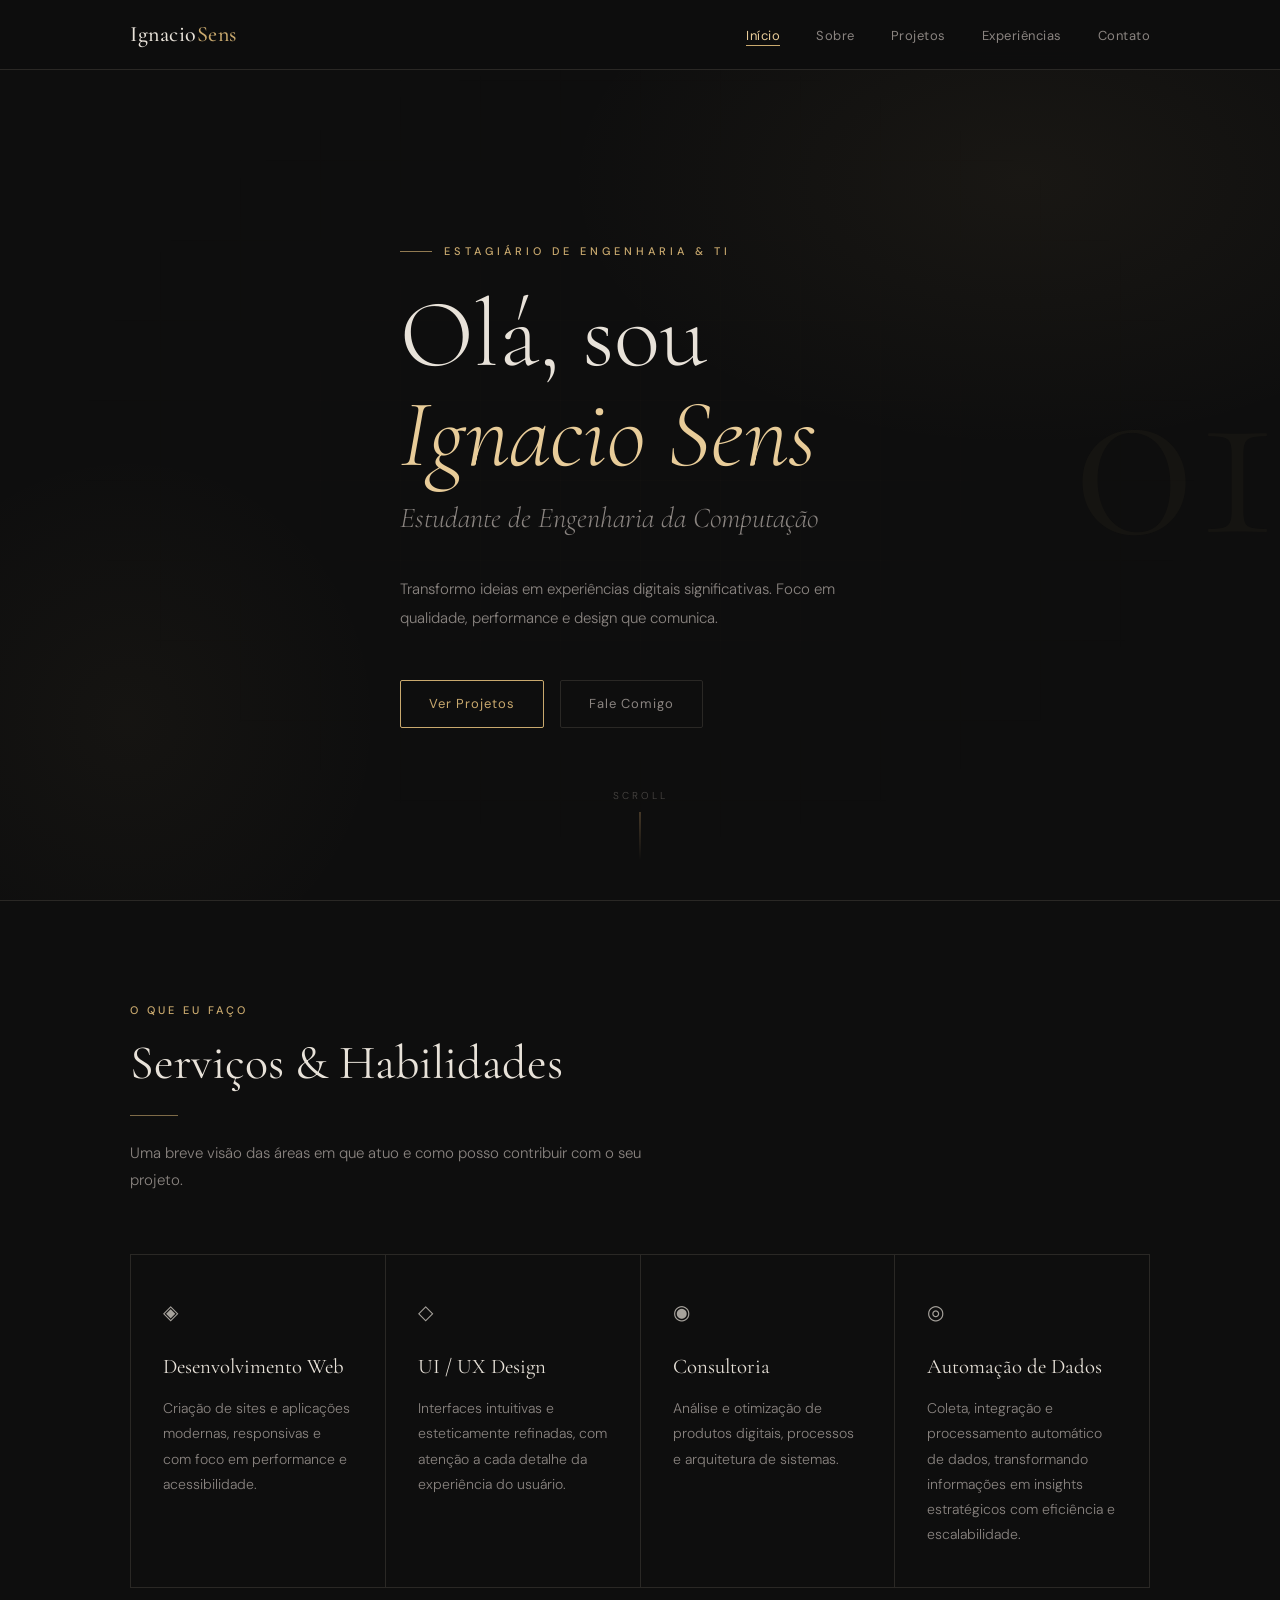
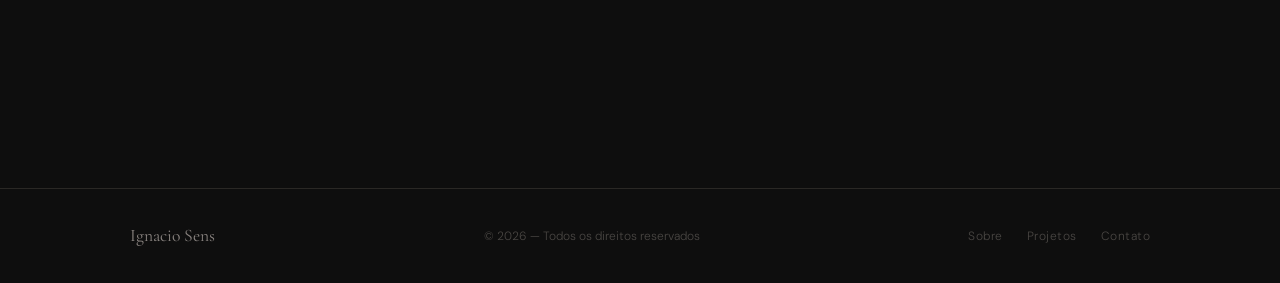
<file: portfolio/index.html>
<!DOCTYPE html>
<html lang="pt-BR">

<head>
  <meta charset="UTF-8" />
  <meta name="viewport" content="width=device-width, initial-scale=1.0" />
  <!-- ✏️ Edite o título e descrição abaixo -->
  <title>Ignacio Sens — Portfólio</title>
  <meta name="description" content="Portfólio profissional de Ignacio Sens" />

  <!-- Estilos -->
  <link rel="stylesheet" href="style.css" />
</head>

<body>

  <!-- ============ NAVBAR ============ -->
  <nav class="navbar">
    <div class="nav-inner">

      <!-- ✏️ Edite seu nome aqui -->
      <a href="index.html" class="nav-logo">Ignacio<span>Sens</span></a>

      <!-- Links de navegação -->
      <ul class="nav-links">
        <li><a href="index.html">Início</a></li>
        <li><a href="sobre.html">Sobre</a></li>
        <li><a href="projetos.html">Projetos</a></li>
        <li><a href="experiencias.html">Experiências</a></li>
        <li><a href="contato.html">Contato</a></li>
      </ul>

      <!-- Botão hambúrguer (mobile) -->
      <button class="nav-toggle" aria-label="Abrir menu">
        <span></span>
        <span></span>
        <span></span>
      </button>
    </div>
  </nav>
  <!-- ============ FIM NAVBAR ============ -->


  <!-- ============ HERO ============ -->
  <section class="hero">
    <!-- Fundo decorativo -->
    <div class="hero-bg"></div>

    <!-- Número decorativo no fundo (estético) -->
    <span class="hero-number" aria-hidden="true">01</span>

    <div class="container hero-content">

      <!-- ✏️ Edite o subtítulo/área de atuação -->
      <span class="hero-eyebrow">Estagiário de Engenharia &amp; TI</span>

      <!-- ✏️ Edite seu nome principal -->
      <h1 class="hero-name">
        Olá, sou<br>
        <em>Ignacio Sens</em>
      </h1>

      <!-- ✏️ Edite seu cargo/especialidade -->
      <p class="hero-title">Estudante de Engenharia da Computação</p>

      <!-- ✏️ Edite a descrição breve -->
      <p class="hero-description">
        Transformo ideias em experiências digitais significativas.
        Foco em qualidade, performance e design que comunica.
      </p>

      <!-- Botões de ação -->
      <div class="hero-actions">
        <a href="projetos.html" class="btn btn-gold">Ver Projetos</a>
        <a href="contato.html" class="btn btn-ghost">Fale Comigo</a>
      </div>

    </div>

    <!-- Indicador de scroll -->
    <div class="scroll-indicator" aria-hidden="true">Scroll</div>
  </section>
  <!-- ============ FIM HERO ============ -->


  <!-- ============ SEÇÃO DE SERVIÇOS / PREVIEW ============ -->
  <section class="home-preview">
    <div class="container">

      <!-- Cabeçalho da seção -->
      <span class="section-label">O que eu faço</span>
      <h2 class="section-title">Serviços &amp; Habilidades</h2>
      <div class="divider"></div>
      <p class="section-subtitle">
        Uma breve visão das áreas em que atuo e como posso contribuir com o seu projeto.
      </p>

      <!-- ✏️ Edite / adicione os cards de serviços abaixo -->
      <div class="services-grid">

        <!-- Card 1 -->
        <article class="service-card fade-in">
          <div class="service-icon">◈</div>
          <h3>Desenvolvimento Web</h3>
          <p>Criação de sites e aplicações modernas, responsivas e com foco em performance e acessibilidade.</p>
        </article>

        <!-- Card 2 -->
        <article class="service-card fade-in">
          <div class="service-icon">◇</div>
          <h3>UI / UX Design</h3>
          <p>Interfaces intuitivas e esteticamente refinadas, com atenção a cada detalhe da experiência do usuário.</p>
        </article>

        <!-- Card 3 -->
        <article class="service-card fade-in">
          <div class="service-icon">◉</div>
          <h3>Consultoria</h3>
          <p>Análise e otimização de produtos digitais, processos e arquitetura de sistemas.</p>
        </article>

        <!-- Card 4 — adicione mais se precisar -->
        <article class="service-card fade-in">
          <div class="service-icon">◎</div>
          <h3>Automação de Dados</h3>
          <p>Coleta, integração e processamento automático de dados, transformando informações em insights estratégicos com eficiência e escalabilidade.</p>
        </article>

      </div>
    </div>
  </section>
  <!-- ============ FIM SERVIÇOS ============ -->


  <!-- ============ FOOTER ============ -->
  <footer>
    <div class="footer-inner">
      <!-- ✏️ Edite seu nome -->
      <span class="footer-name">Ignacio Sens</span>
      <span class="footer-copy">© 2026 — Todos os direitos reservados</span>
      <nav class="footer-links">
        <a href="sobre.html">Sobre</a>
        <a href="projetos.html">Projetos</a>
        <a href="contato.html">Contato</a>
      </nav>
    </div>
  </footer>
  <!-- ============ FIM FOOTER ============ -->

  <!-- Script principal -->
  <script src="script.js"></script>
</body>

</html>
</file>
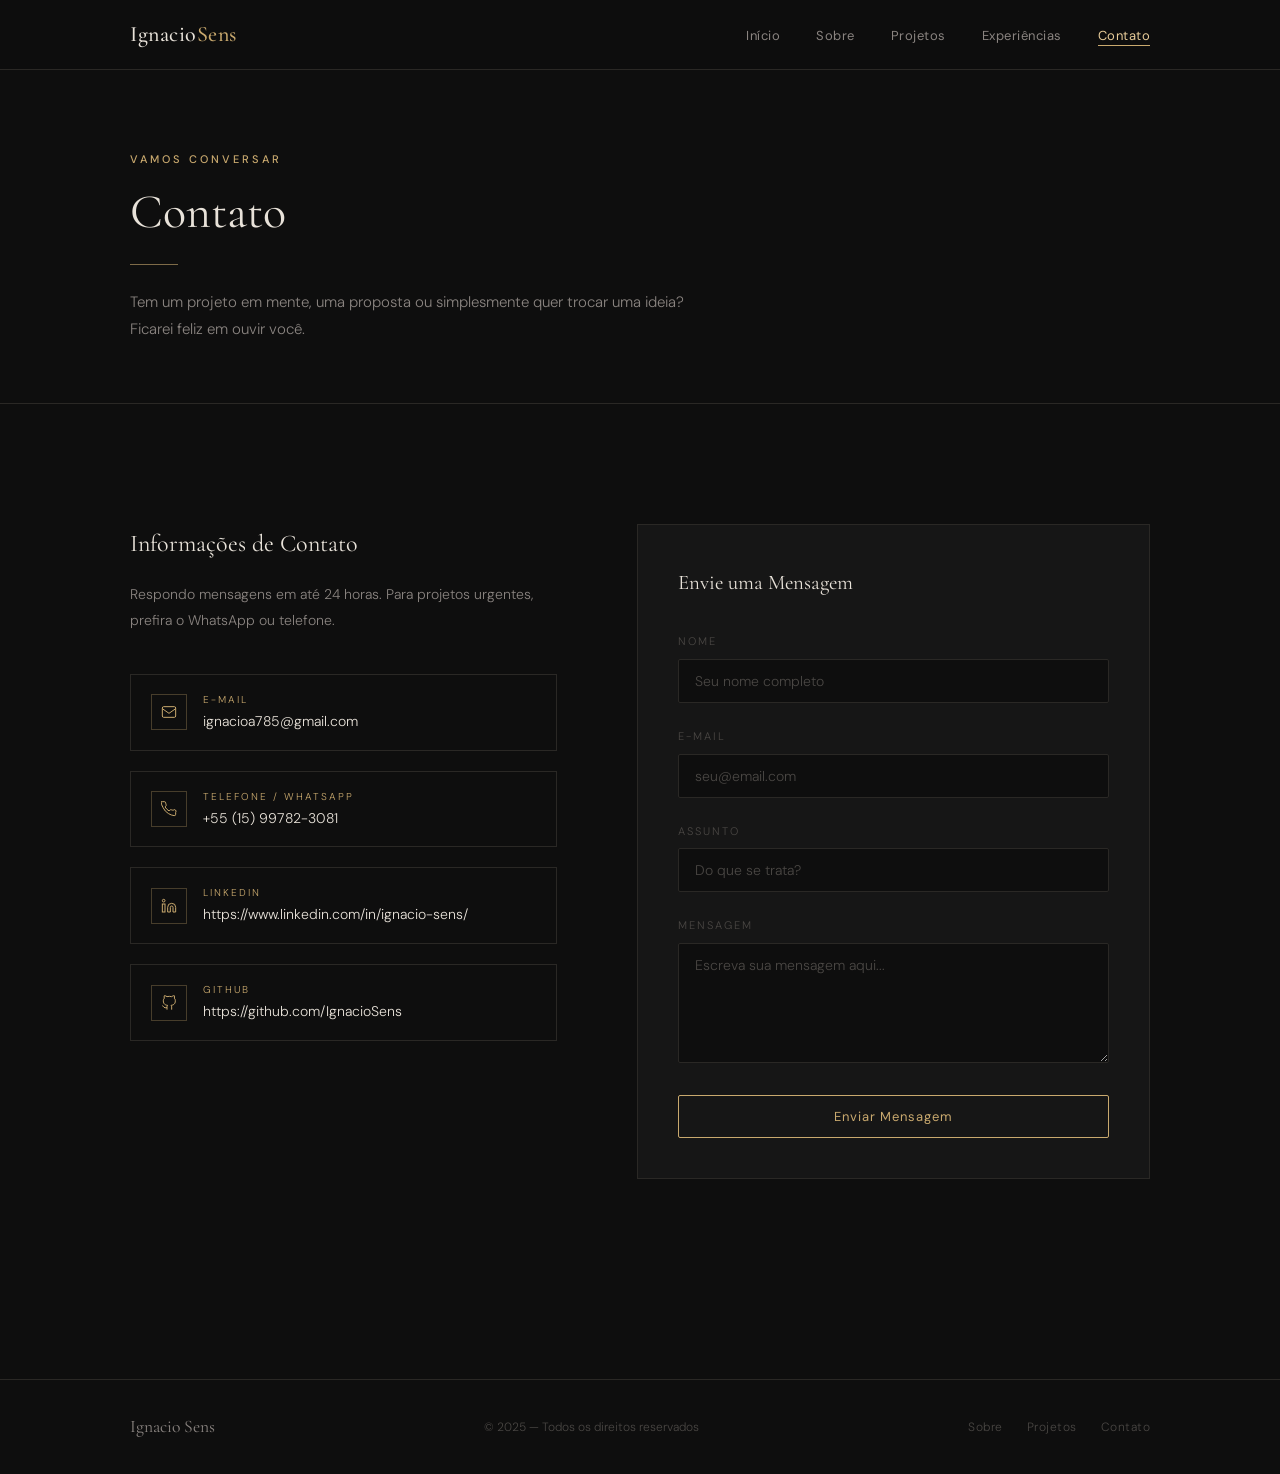
<file: portfolio/contato.html>
<!DOCTYPE html>
<html lang="pt-BR">

<head>
  <meta charset="UTF-8" />
  <meta name="viewport" content="width=device-width, initial-scale=1.0" />
  <title>Contato — Ignacio Sens</title>
  <meta name="description" content="Entre em contato com Ignacio Sens" />

  <link rel="stylesheet" href="style.css" />
</head>

<body>

  <!-- ============ NAVBAR ============ -->
  <nav class="navbar">
    <div class="nav-inner">
      <a href="index.html" class="nav-logo">Ignacio<span>Sens</span></a>
      <ul class="nav-links">
        <li><a href="index.html">Início</a></li>
        <li><a href="sobre.html">Sobre</a></li>
        <li><a href="projetos.html">Projetos</a></li>
        <li><a href="experiencias.html">Experiências</a></li>
        <li><a href="contato.html">Contato</a></li>
      </ul>
      <button class="nav-toggle" aria-label="Abrir menu">
        <span></span><span></span><span></span>
      </button>
    </div>
  </nav>
  <!-- ============ FIM NAVBAR ============ -->


  <div class="page-wrapper">

    <!-- Cabeçalho da página -->
    <header class="page-hero">
      <div class="container">
        <span class="section-label">Vamos conversar</span>
        <h1 class="section-title">Contato</h1>
        <div class="divider"></div>
        <!-- ✏️ Edite a mensagem de boas-vindas -->
        <p class="section-subtitle">
          Tem um projeto em mente, uma proposta ou simplesmente quer trocar uma ideia?
          Ficarei feliz em ouvir você.
        </p>
      </div>
    </header>


    <!-- ============ LAYOUT DE CONTATO ============ -->
    <main style="padding: 60px 0 100px;">
      <div class="container">
        <div class="contact-layout">

          <!-- COLUNA ESQUERDA: informações de contato -->
          <aside class="fade-in">
            <div class="contact-info">
              <h3>Informações de Contato</h3>
              <!-- ✏️ Edite o texto -->
              <p>
                Respondo mensagens em até 24 horas.
                Para projetos urgentes, prefira o WhatsApp ou telefone.
              </p>
            </div>

            <ul class="contact-list">

              <!-- ✏️ E-mail -->
              <li>
                <a href="mailto:seuemail@exemplo.com" class="contact-item">
                  <div class="contact-item-icon">
                    <!-- Ícone de e-mail (SVG inline) -->
                    <svg width="16" height="16" viewBox="0 0 24 24" fill="none" stroke="currentColor" stroke-width="1.5">
                      <rect x="2" y="4" width="20" height="16" rx="2"/>
                      <path d="M2 7l10 7 10-7"/>
                    </svg>
                  </div>
                  <div class="contact-item-info">
                    <p class="contact-item-label">E-mail</p>
                    <!-- ✏️ Edite seu e-mail -->
                    <p class="contact-item-value">ignacioa785@gmail.com</p>
                  </div>
                </a>
              </li>

              <!-- ✏️ Telefone / WhatsApp -->
              <li>
                <a href="tel:+5511999999999" class="contact-item">
                  <div class="contact-item-icon">
                    <svg width="16" height="16" viewBox="0 0 24 24" fill="none" stroke="currentColor" stroke-width="1.5">
                      <path d="M22 16.92v3a2 2 0 01-2.18 2 19.79 19.79 0 01-8.63-3.07A19.5 19.5 0 013.07 9.81a19.79 19.79 0 01-3.07-8.67A2 2 0 012 1h3a2 2 0 012 1.72 12.84 12.84 0 00.7 2.81 2 2 0 01-.45 2.11L6.09 8.91a16 16 0 006 6l1.27-1.27a2 2 0 012.11-.45 12.84 12.84 0 002.81.7A2 2 0 0122 16.92z"/>
                    </svg>
                  </div>
                  <div class="contact-item-info">
                    <p class="contact-item-label">Telefone / WhatsApp</p>
                    <!-- ✏️ Edite seu número -->
                    <p class="contact-item-value">+55 (15) 99782-3081</p>
                  </div>
                </a>
              </li>

              <!-- ✏️ LinkedIn -->
              <li>
                <a href="https://linkedin.com/in/seu-perfil" target="_blank" rel="noopener" class="contact-item">
                  <div class="contact-item-icon">
                    <svg width="16" height="16" viewBox="0 0 24 24" fill="none" stroke="currentColor" stroke-width="1.5">
                      <path d="M16 8a6 6 0 016 6v7h-4v-7a2 2 0 00-2-2 2 2 0 00-2 2v7h-4v-7a6 6 0 016-6z"/>
                      <rect x="2" y="9" width="4" height="12"/>
                      <circle cx="4" cy="4" r="2"/>
                    </svg>
                  </div>
                  <div class="contact-item-info">
                    <p class="contact-item-label">LinkedIn</p>
                    <!-- ✏️ Edite seu LinkedIn -->
                    <p class="contact-item-value">https://www.linkedin.com/in/ignacio-sens/</p>
                  </div>
                </a>
              </li>

              <!-- ✏️ GitHub -->
              <li>
                <a href="https://github.com/seu-usuario" target="_blank" rel="noopener" class="contact-item">
                  <div class="contact-item-icon">
                    <svg width="16" height="16" viewBox="0 0 24 24" fill="none" stroke="currentColor" stroke-width="1.5">
                      <path d="M9 19c-5 1.5-5-2.5-7-3m14 6v-3.87a3.37 3.37 0 00-.94-2.61c3.14-.35 6.44-1.54 6.44-7A5.44 5.44 0 0020 4.77 5.07 5.07 0 0019.91 1S18.73.65 16 2.48a13.38 13.38 0 00-7 0C6.27.65 5.09 1 5.09 1A5.07 5.07 0 005 4.77a5.44 5.44 0 00-1.5 3.78c0 5.42 3.3 6.61 6.44 7A3.37 3.37 0 009 18.13V22"/>
                    </svg>
                  </div>
                  <div class="contact-item-info">
                    <p class="contact-item-label">GitHub</p>
                    <!-- ✏️ Edite seu GitHub -->
                    <p class="contact-item-value">https://github.com/IgnacioSens</p>
                  </div>
                </a>
              </li>

              <!-- ✏️ Adicione mais canais de contato copiando um bloco <li> acima -->

            </ul>
          </aside>


          <!-- COLUNA DIREITA: formulário -->
          <div class="contact-form fade-in">
            <h3>Envie uma Mensagem</h3>

            <!--
              NOTA: Este formulário não tem backend.
              Para enviar e-mails de verdade, integre com:
              - Formspree (formspree.io) — gratuito, fácil
              - Netlify Forms — se hospedar no Netlify
              - EmailJS — JavaScript puro
            -->
            <form>

              <!-- Nome -->
              <div class="form-group">
                <label for="nome">Nome</label>
                <input
                  type="text"
                  id="nome"
                  name="nome"
                  placeholder="Seu nome completo"
                  required
                />
              </div>

              <!-- E-mail -->
              <div class="form-group">
                <label for="email">E-mail</label>
                <input
                  type="email"
                  id="email"
                  name="email"
                  placeholder="seu@email.com"
                  required
                />
              </div>

              <!-- Assunto -->
              <div class="form-group">
                <label for="assunto">Assunto</label>
                <input
                  type="text"
                  id="assunto"
                  name="assunto"
                  placeholder="Do que se trata?"
                />
              </div>

              <!-- Mensagem -->
              <div class="form-group">
                <label for="mensagem">Mensagem</label>
                <textarea
                  id="mensagem"
                  name="mensagem"
                  placeholder="Escreva sua mensagem aqui..."
                  rows="5"
                  required
                ></textarea>
              </div>

              <button type="submit" class="btn btn-gold" style="width: 100%; justify-content: center;">
                Enviar Mensagem
              </button>

            </form>

            <!-- Mensagem de sucesso (exibida pelo JS após o envio) -->
            <div class="form-success">
              <p style="font-family: var(--font-display); font-size: 1.3rem; margin-bottom: 8px;">
                Mensagem enviada!
              </p>
              <p style="font-size: 13px; color: var(--text-secondary);">
                Obrigado pelo contato. Responderei em breve.
              </p>
            </div>

          </div>

        </div>
      </div>
    </main>
    <!-- ============ FIM CONTATO ============ -->


    <!-- ============ FOOTER ============ -->
    <footer>
      <div class="footer-inner">
        <span class="footer-name">Ignacio Sens</span>
        <span class="footer-copy">© 2025 — Todos os direitos reservados</span>
        <nav class="footer-links">
          <a href="sobre.html">Sobre</a>
          <a href="projetos.html">Projetos</a>
          <a href="contato.html">Contato</a>
        </nav>
      </div>
    </footer>

  </div>

  <script src="script.js"></script>
</body>
</html>
</file>
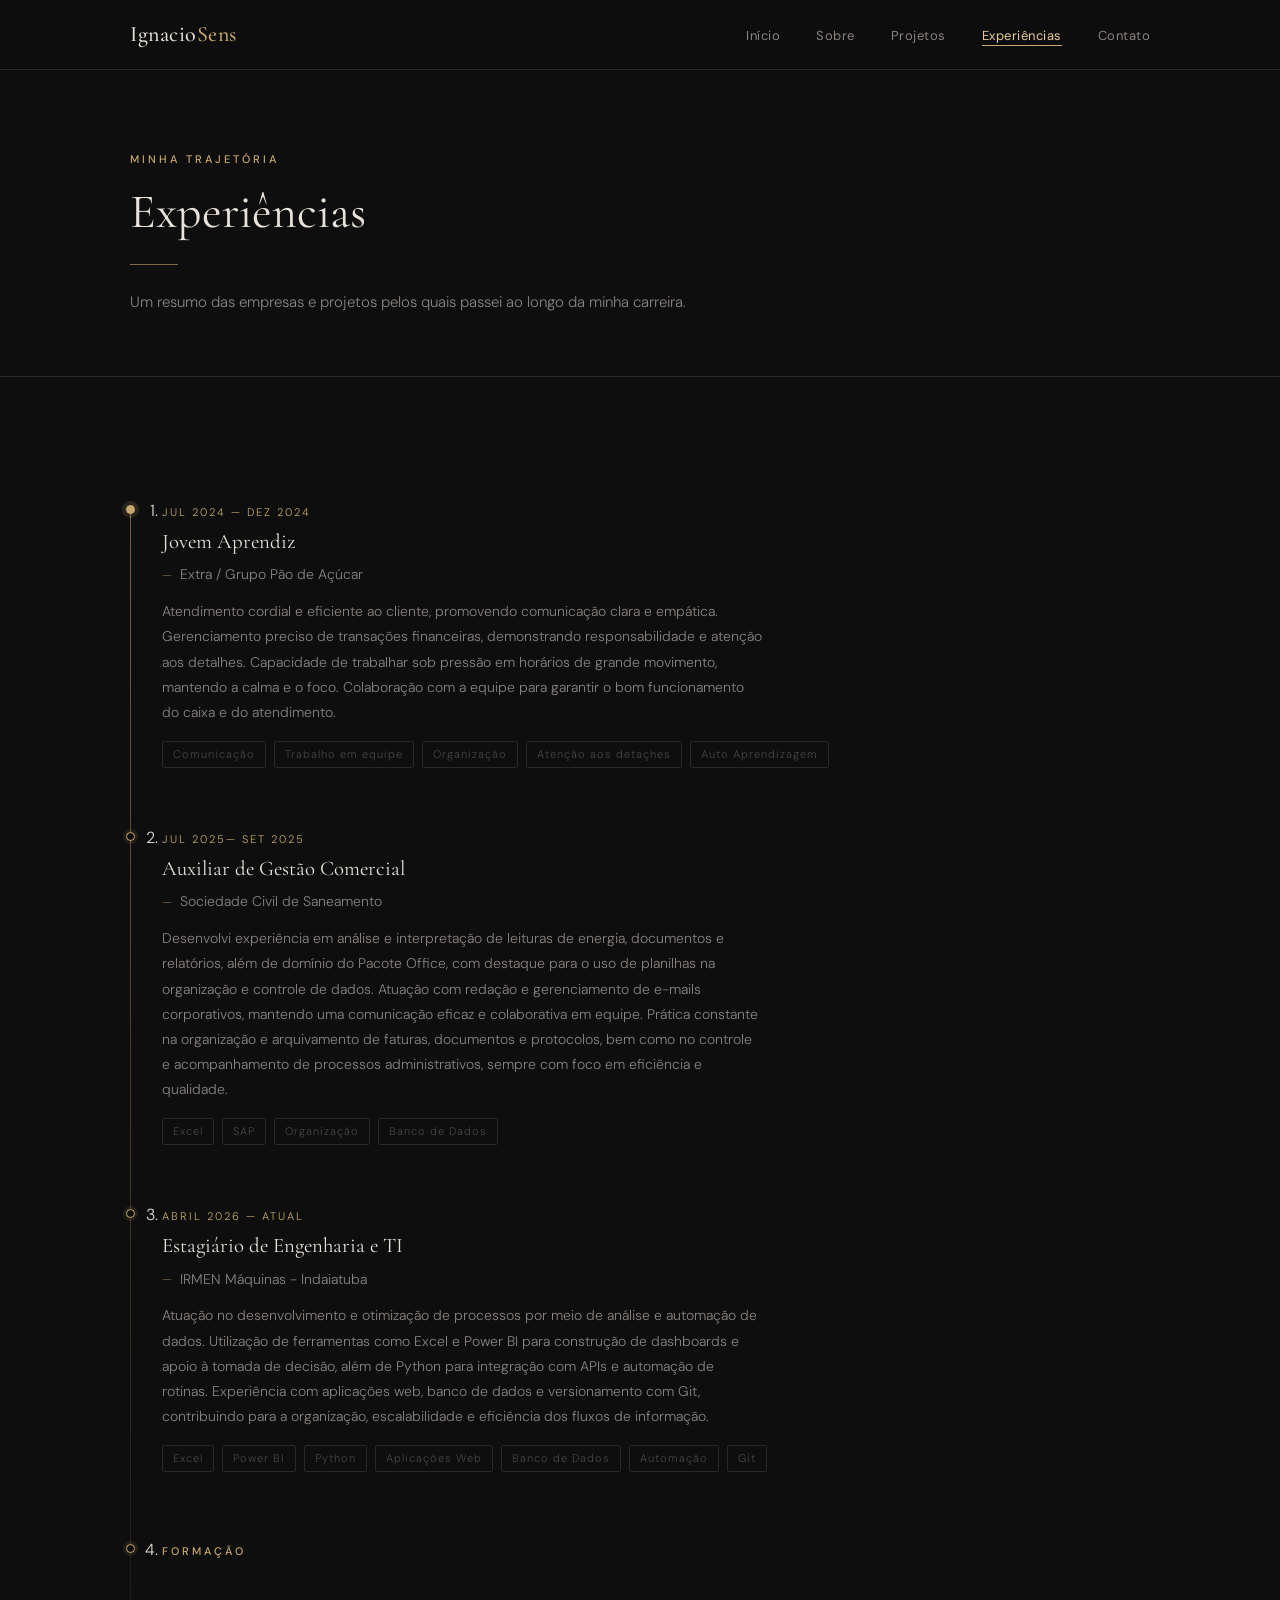
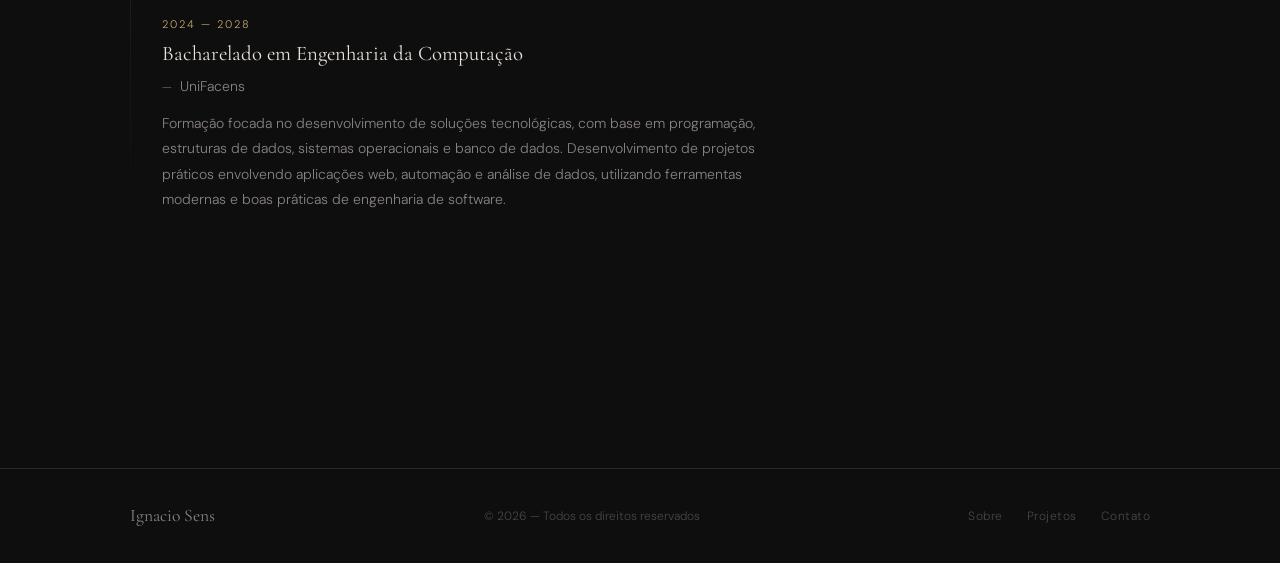
<file: portfolio/experiencias.html>
<!DOCTYPE html>
<html lang="pt-BR">

<head>
  <meta charset="UTF-8" />
  <meta name="viewport" content="width=device-width, initial-scale=1.0" />
  <title>Experiências — Ignacio Sens</title>
  <meta name="description" content="Trajetória profissional de Ignacio Sens" />

  <link rel="stylesheet" href="style.css" />
</head>

<body>

  <!-- ============ NAVBAR ============ -->
  <nav class="navbar">
    <div class="nav-inner">
      <a href="index.html" class="nav-logo">Ignacio<span>Sens</span></a>
      <ul class="nav-links">
        <li><a href="index.html">Início</a></li>
        <li><a href="sobre.html">Sobre</a></li>
        <li><a href="projetos.html">Projetos</a></li>
        <li><a href="experiencias.html">Experiências</a></li>
        <li><a href="contato.html">Contato</a></li>
      </ul>
      <button class="nav-toggle" aria-label="Abrir menu">
        <span></span><span></span><span></span>
      </button>
    </div>
  </nav>
  <!-- ============ FIM NAVBAR ============ -->


  <div class="page-wrapper">

    <!-- Cabeçalho da página -->
    <header class="page-hero">
      <div class="container">
        <span class="section-label">Minha trajetória</span>
        <h1 class="section-title">Experiências</h1>
        <div class="divider"></div>
        <!-- ✏️ Edite a descrição -->
        <p class="section-subtitle">
          Um resumo das empresas e projetos pelos quais passei ao longo da minha carreira.
        </p>
      </div>
    </header>


    <!-- ============ LINHA DO TEMPO ============ -->
    <main style="padding: 60px 0 100px;">
      <div class="container">

        <!--
          ╔══════════════════════════════════════════╗
          ║  COMO ADICIONAR UMA EXPERIÊNCIA:         ║
          ║  Copie um bloco <div class="timeline-    ║
          ║  item"> abaixo e edite os campos.        ║
          ╚══════════════════════════════════════════╝
        -->

        <ol class="timeline">

          <!-- ── EXPERIÊNCIA 1 (mais recente) ── -->
          <li class="timeline-item fade-in">
            <!-- ✏️ Período da experiência -->
            <span class="timeline-period">Jul 2024 —  Dez 2024</span>

            <div class="timeline-header">
              <!-- ✏️ Cargo -->
              <h2 class="timeline-role">Jovem Aprendiz</h2>
              <!-- ✏️ Empresa -->
              <p class="timeline-company">Extra / Grupo Pão de Açúcar</p>
            </div>

            <!-- ✏️ Descrição das responsabilidades e conquistas -->
            <p class="timeline-desc">
              Atendimento cordial e eficiente ao cliente, promovendo comunicação clara e empática.
              Gerenciamento preciso de transações financeiras, demonstrando responsabilidade e atenção
              aos detalhes. Capacidade de trabalhar sob pressão em horários de grande movimento,
              mantendo a calma e o foco. Colaboração com a equipe para garantir o bom funcionamento do
              caixa e do atendimento.

            </p>

            <!-- ✏️ Habilidades utilizadas -->
            <div class="timeline-skills">
              <span class="timeline-skill">Comunicação</span>
              <span class="timeline-skill">Trabalho em equipe</span>
              <span class="timeline-skill">Organização</span>
              <span class="timeline-skill">Atenção aos detaçhes</span>
              <span class="timeline-skill">Auto Aprendizagem</span>
            </div>
          </li>

          <!-- ── EXPERIÊNCIA 2 ── -->
          <li class="timeline-item fade-in">
            <span class="timeline-period">Jul 2025— Set 2025</span>

            <div class="timeline-header">
              <h2 class="timeline-role">Auxiliar de Gestão Comercial</h2>
              <p class="timeline-company">Sociedade Civil de Saneamento</p>
            </div>

            <p class="timeline-desc">
              Desenvolvi experiência em análise e interpretação de leituras de energia, documentos e
              relatórios, além de domínio do Pacote Office, com destaque para o uso de planilhas na
              organização e controle de dados. Atuação com redação e gerenciamento de e-mails
              corporativos, mantendo uma comunicação eficaz e colaborativa em equipe. Prática constante na
              organização e arquivamento de faturas, documentos e protocolos, bem como no controle e
              acompanhamento de processos administrativos, sempre com foco em eficiência e qualidade.

            </p>

            <div class="timeline-skills">
              <span class="timeline-skill">Excel</span>
              <span class="timeline-skill">SAP</span>
              <span class="timeline-skill">Organização</span>
              <span class="timeline-skill">Banco de Dados</span>
            </div>
          </li>

          <!-- ── EXPERIÊNCIA 3 ── -->
          <li class="timeline-item fade-in">
            <span class="timeline-period">Abril 2026 — Atual</span>

            <div class="timeline-header">
              <h2 class="timeline-role">Estagiário de Engenharia e TI</h2>
              <p class="timeline-company">IRMEN Máquinas - Indaiatuba</p>
            </div>

            <p class="timeline-desc">
              Atuação no desenvolvimento e otimização de processos por meio de análise e automação de dados. Utilização de ferramentas como Excel e Power BI para construção de dashboards e apoio à tomada de decisão, além de Python para integração com APIs e automação de rotinas. Experiência com aplicações web, banco de dados e versionamento com Git, contribuindo para a organização, escalabilidade e eficiência dos fluxos de informação.
            </p>

            <div class="timeline-skills">
              <span class="timeline-skill">Excel</span>
              <span class="timeline-skill">Power BI</span>
              <span class="timeline-skill">Python</span>
              <span class="timeline-skill">Aplicações Web</span>
              <span class="timeline-skill">Banco de Dados</span>
              <span class="timeline-skill">Automação</span>
              <span class="timeline-skill">Git</span>
            </div>
          </li>


          <!-- ─────────────────────────────────── -->
          <!--        FORMAÇÃO ACADÊMICA           -->
          <!-- ─────────────────────────────────── -->

          <!-- Separador visual (opcional) -->
          <li class="timeline-item fade-in" style="margin-top: 64px;">
            <span class="section-label" style="margin-bottom: 48px; display: block;">Formação</span>

            <!-- ✏️ Graduação -->
            <span class="timeline-period">2024 — 2028</span>
            <div class="timeline-header">
              <h2 class="timeline-role">Bacharelado em Engenharia da Computação</h2>
              <p class="timeline-company">UniFacens</p>
            </div>
            <p class="timeline-desc">
              Formação focada no desenvolvimento de soluções tecnológicas, com base em programação, estruturas de dados, sistemas operacionais e banco de dados. Desenvolvimento de projetos práticos envolvendo aplicações web, automação e análise de dados, utilizando ferramentas modernas e boas práticas de engenharia de software.
            </p>
          </li>

          <!-- ✏️ Copie um bloco acima para adicionar mais experiências ou formações -->

        </ol>
      </div>
    </main>
    <!-- ============ FIM LINHA DO TEMPO ============ -->


    <!-- ============ FOOTER ============ -->
    <footer>
      <div class="footer-inner">
        <span class="footer-name">Ignacio Sens</span>
        <span class="footer-copy">© 2026 — Todos os direitos reservados</span>
        <nav class="footer-links">
          <a href="sobre.html">Sobre</a>
          <a href="projetos.html">Projetos</a>
          <a href="contato.html">Contato</a>
        </nav>
      </div>
    </footer>

  </div>

  <script src="script.js"></script>
</body>
</html>
</file>
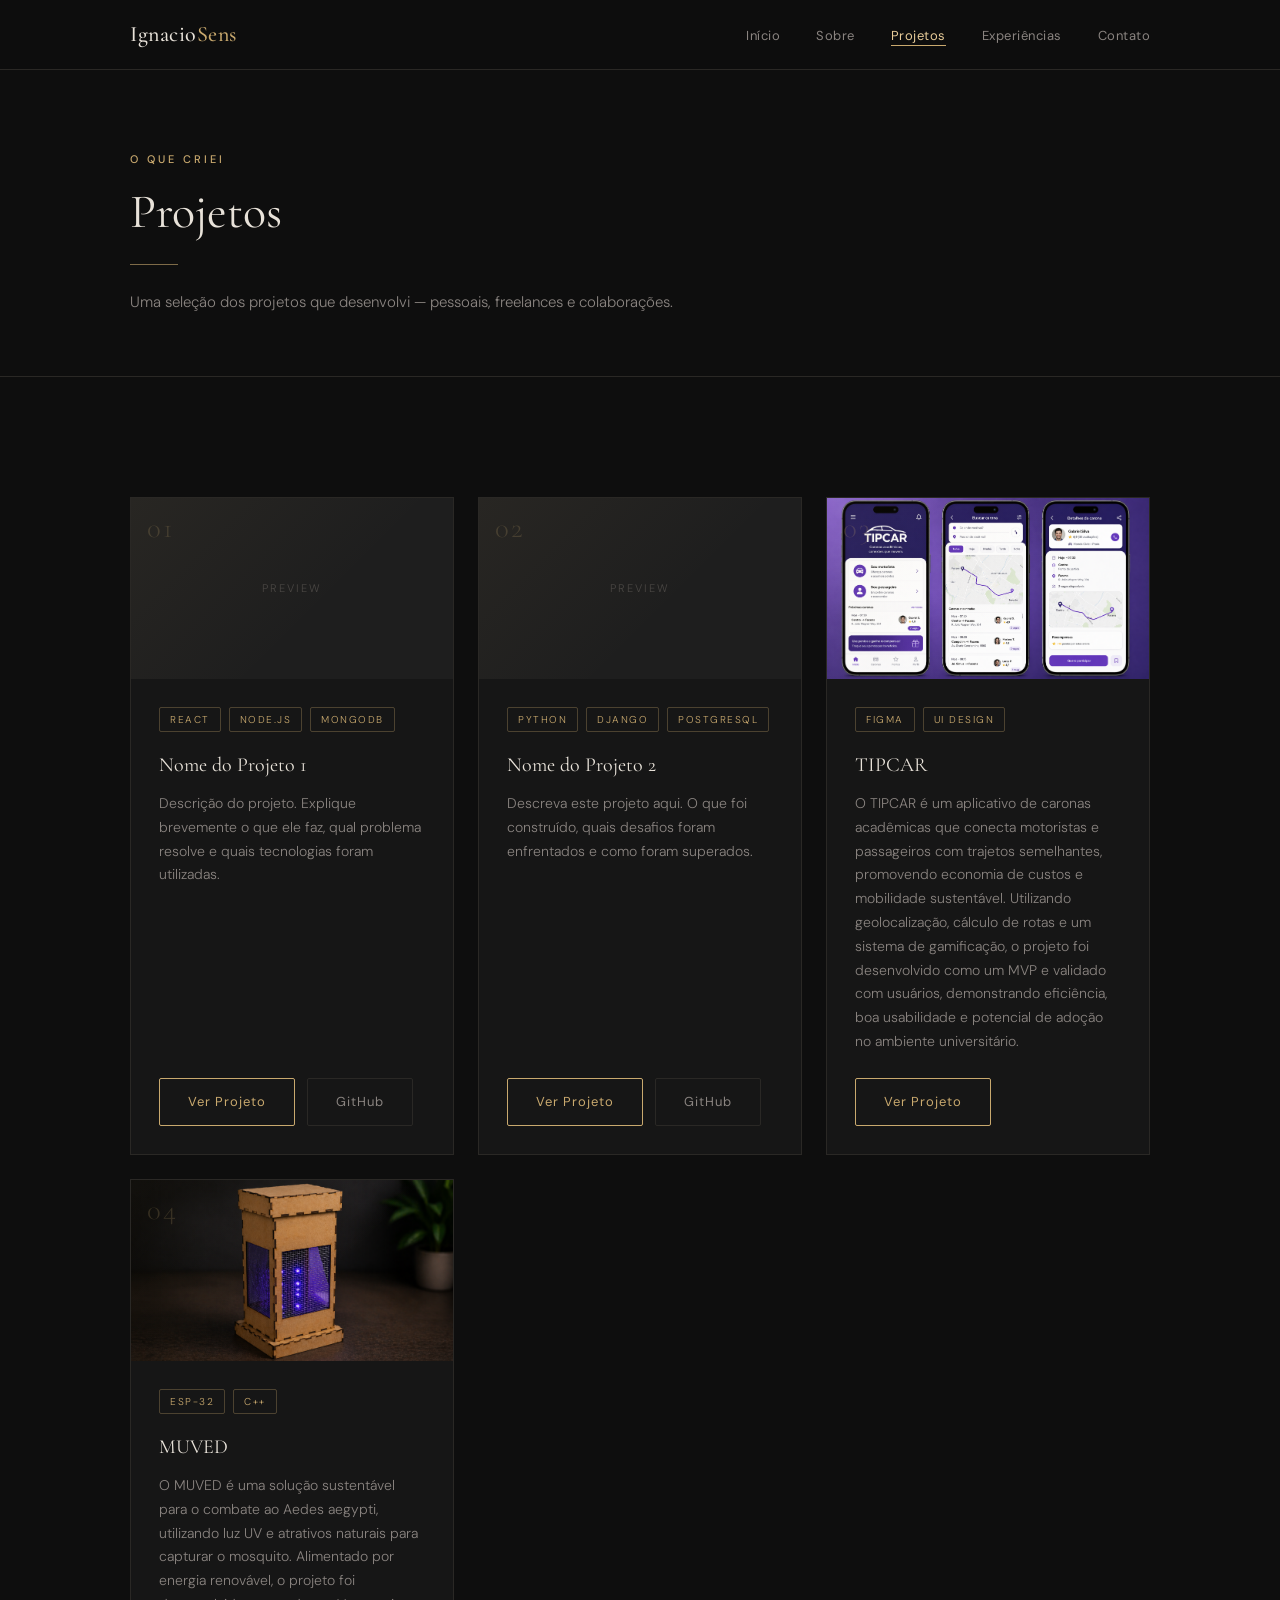
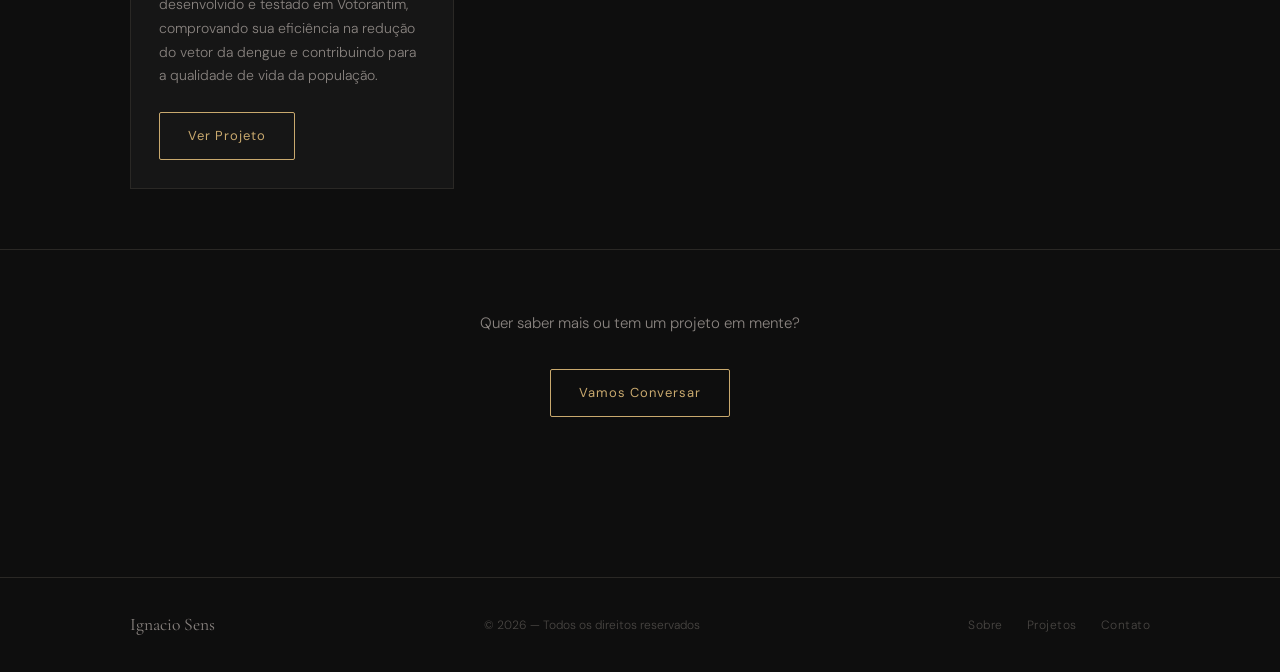
<file: portfolio/projetos.html>
<!DOCTYPE html>
<html lang="pt-BR">
<head>
  <meta charset="UTF-8" />
  <meta name="viewport" content="width=device-width, initial-scale=1.0" />
  <title>Projetos — Ignacio Sens</title>
  <meta name="description" content="Projetos desenvolvidos por Ignacio Sens" />

  <link rel="stylesheet" href="style.css" />
</head>
<body>

  <!-- ============ NAVBAR ============ -->
  <nav class="navbar">
    <div class="nav-inner">
      <a href="index.html" class="nav-logo">Ignacio<span>Sens</span></a>
      <ul class="nav-links">
        <li><a href="index.html">Início</a></li>
        <li><a href="sobre.html">Sobre</a></li>
        <li><a href="projetos.html">Projetos</a></li>
        <li><a href="experiencias.html">Experiências</a></li>
        <li><a href="contato.html">Contato</a></li>
      </ul>
      <button class="nav-toggle" aria-label="Abrir menu">
        <span></span><span></span><span></span>
      </button>
    </div>
  </nav>
  <!-- ============ FIM NAVBAR ============ -->


  <div class="page-wrapper">

    <!-- Cabeçalho da página -->
    <header class="page-hero">
      <div class="container">
        <span class="section-label">O que criei</span>
        <h1 class="section-title">Projetos</h1>
        <div class="divider"></div>
        <!-- ✏️ Edite a descrição abaixo -->
        <p class="section-subtitle">
          Uma seleção dos projetos que desenvolvi — pessoais, freelances e colaborações.
        </p>
      </div>
    </header>


    <!-- ============ GRADE DE PROJETOS ============ -->
    <main style="padding: 60px 0;">
      <div class="container">
        <div class="projects-grid">

          <!--
            ╔══════════════════════════════════════════╗
            ║  COMO ADICIONAR UM PROJETO:              ║
            ║  Copie um bloco <article> abaixo e edite ║
            ║  título, descrição, tags e links.        ║
            ╚══════════════════════════════════════════╝
          -->

          <!-- ── PROJETO 1 ── -->
          <article class="project-card fade-in">
            <div class="project-img">
              <!-- Número decorativo -->
              <span class="project-num">01</span>
              <!-- ✏️ Para adicionar imagem:
                   <img src="images/projeto1.jpg" alt="Nome do Projeto" style="width:100%;height:100%;object-fit:cover;position:absolute;inset:0;" />
              -->
              <span style="position:relative;z-index:1;font-size:11px;letter-spacing:2px;">Preview</span>
            </div>
            <div class="project-body">
              <!-- Tags de tecnologia -->
              <div class="project-tags">
                <!-- ✏️ Edite as tags -->
                <span class="project-tag">React</span>
                <span class="project-tag">Node.js</span>
                <span class="project-tag">MongoDB</span>
              </div>
              <!-- ✏️ Edite título e descrição -->
              <h3>Nome do Projeto 1</h3>
              <p>
                Descrição do projeto. Explique brevemente o que ele faz, qual problema resolve
                e quais tecnologias foram utilizadas.
              </p>
              <div class="project-footer">
                <!-- ✏️ Edite o link do projeto e do repositório -->
                <a href="#" class="btn btn-gold" target="_blank" rel="noopener">Ver Projeto</a>
                <a href="#" class="btn btn-ghost" target="_blank" rel="noopener">GitHub</a>
              </div>
            </div>
          </article>

          <!-- ── PROJETO 2 ── -->
          <article class="project-card fade-in">
            <div class="project-img">
              <span class="project-num">02</span>
              <span style="position:relative;z-index:1;font-size:11px;letter-spacing:2px;">Preview</span>
            </div>
            <div class="project-body">
              <div class="project-tags">
                <span class="project-tag">Python</span>
                <span class="project-tag">Django</span>
                <span class="project-tag">PostgreSQL</span>
              </div>
              <h3>Nome do Projeto 2</h3>
              <p>
                Descreva este projeto aqui. O que foi construído, quais desafios foram
                enfrentados e como foram superados.
              </p>
              <div class="project-footer">
                <a href="#" class="btn btn-gold" target="_blank" rel="noopener">Ver Projeto</a>
                <a href="#" class="btn btn-ghost" target="_blank" rel="noopener">GitHub</a>
              </div>
            </div>
          </article>

          <!-- ── PROJETO 3 ── -->
          <article class="project-card fade-in">
            <div class="project-img">
              <img src="/portfolio/imagens/TIPCAR.png" alt="Nome do Projeto" style="width:100%;height:100%;object-fit:cover;position:absolute;inset:0;" />
              <span class="project-num">03</span>
              <span style="position:relative;z-index:1;font-size:11px;letter-spacing:2px;"></span>
            </div>
            <div class="project-body">
              <div class="project-tags">
                <span class="project-tag">Figma</span>
                <span class="project-tag">UI Design</span>
              </div>
              <h3>TIPCAR</h3>
              <p>
              O TIPCAR é um aplicativo de caronas acadêmicas que conecta motoristas e passageiros com trajetos semelhantes, promovendo economia de custos e mobilidade sustentável. Utilizando geolocalização, cálculo de rotas e um sistema de gamificação, o projeto foi desenvolvido como um MVP e validado com usuários, demonstrando eficiência, boa usabilidade e potencial de adoção no ambiente universitário.
              </p>
              <div class="project-footer">
                <a href="#" class="btn btn-gold" target="_blank" rel="noopener">Ver Projeto</a>
              </div>
            </div>
          </article>

          <!-- ── PROJETO 4 ── -->
          <article class="project-card fade-in">
            <div class="project-img">
              <img src="/portfolio/imagens/MUVED.png" alt="Nome do Projeto" style="width:100%;height:100%;object-fit:cover;position:absolute;inset:0;" />
              <span class="project-num">04</span>
              <span style="position:relative;z-index:1;font-size:11px;letter-spacing:2px;"></span>
            </div>
            <div class="project-body">
              <div class="project-tags">
                <span class="project-tag">ESP-32</span>
                <span class="project-tag">C++</span>
              </div>
              <h3>MUVED</h3>
              <p>
                O MUVED é uma solução sustentável para o combate ao Aedes aegypti, utilizando luz UV e atrativos naturais para capturar o mosquito. Alimentado por energia renovável, o projeto foi desenvolvido e testado em Votorantim, comprovando sua eficiência na redução do vetor da dengue e contribuindo para a qualidade de vida da população.
              </p>
              <div class="project-footer">
                <a href="MUVED.html" class="btn btn-gold" target="_blank" rel="noopener">Ver Projeto</a>
              </div>
            </div>
          </article>

          <!-- ✏️ Copie um dos blocos acima para adicionar mais projetos -->

        </div>
      </div>
    </main>
    <!-- ============ FIM PROJETOS ============ -->


    <!-- ============ CTA FINAL ============ -->
    <section style="padding: 60px 0; border-top: 1px solid var(--border); text-align: center;">
      <div class="container">
        <p class="section-subtitle" style="margin: 0 auto 32px; text-align: center;">
          Quer saber mais ou tem um projeto em mente?
        </p>
        <a href="contato.html" class="btn btn-gold">Vamos Conversar</a>
      </div>
    </section>


    <!-- ============ FOOTER ============ -->
    <footer>
      <div class="footer-inner">
        <span class="footer-name">Ignacio Sens</span>
        <span class="footer-copy">© 2026 — Todos os direitos reservados</span>
        <nav class="footer-links">
          <a href="sobre.html">Sobre</a>
          <a href="projetos.html">Projetos</a>
          <a href="contato.html">Contato</a>
        </nav>
      </div>
    </footer>

  </div>

  <script src="script.js"></script>
</body>
</html>
</file>
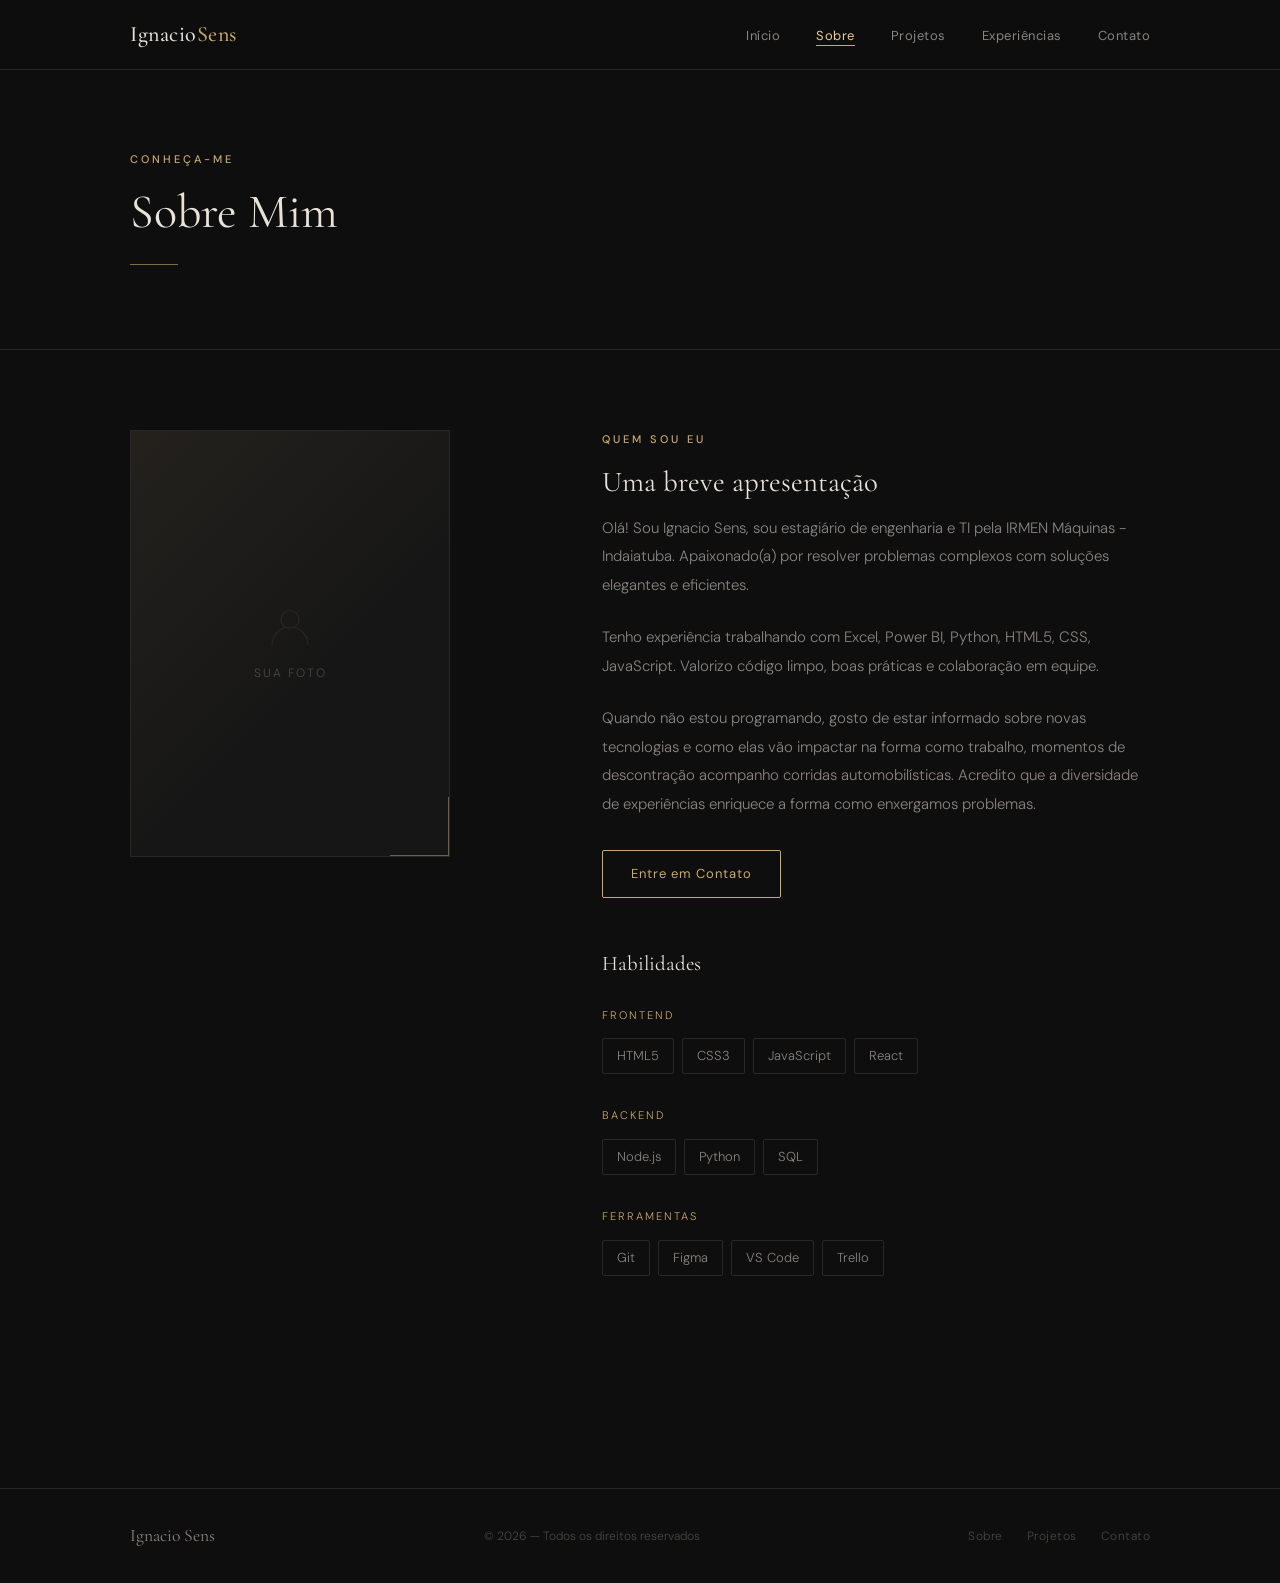
<file: portfolio/sobre.html>
<!DOCTYPE html>
<html lang="pt-BR">

<head>
  <meta charset="UTF-8" />
  <meta name="viewport" content="width=device-width, initial-scale=1.0" />
  <!-- ✏️ Edite o título -->
  <title>Sobre — Ignacio Sens</title>
  <meta name="description" content="Saiba mais sobre Ignacio Sens" />

  <link rel="stylesheet" href="style.css" />
</head>

<body>

  <!-- ============ NAVBAR ============ -->
  <nav class="navbar">
    <div class="nav-inner">
      <a href="index.html" class="nav-logo">Ignacio<span>Sens</span></a>
      <ul class="nav-links">
        <li><a href="index.html">Início</a></li>
        <li><a href="sobre.html">Sobre</a></li>
        <li><a href="projetos.html">Projetos</a></li>
        <li><a href="experiencias.html">Experiências</a></li>
        <li><a href="contato.html">Contato</a></li>
      </ul>
      <button class="nav-toggle" aria-label="Abrir menu">
        <span></span><span></span><span></span>
      </button>
    </div>
  </nav>
  <!-- ============ FIM NAVBAR ============ -->


  <!-- ============ CABEÇALHO DA PÁGINA ============ -->
  <div class="page-wrapper">
    <header class="page-hero">
      <div class="container">
        <span class="section-label">Conheça-me</span>
        <h1 class="section-title">Sobre Mim</h1>
        <div class="divider"></div>
      </div>
    </header>


    <!-- ============ CONTEÚDO PRINCIPAL ============ -->
    <main style="padding: 80px 0;">
      <div class="container">
        <div class="about-layout">

          <!-- COLUNA ESQUERDA: foto -->
          <aside class="about-left fade-in">
            <div class="photo-frame">
              <!-- ✏️ Para adicionar sua foto: substitua o bloco abaixo por:
                   <img src="images/foto.jpg" alt="Seu Nome" style="width:100%;height:100%;object-fit:cover;" />
              -->
              <div class="photo-placeholder">
                <!-- Ícone de pessoa (SVG inline, sem dependência externa) -->
                <svg viewBox="0 0 64 64" fill="none" xmlns="http://www.w3.org/2000/svg">
                  <circle cx="32" cy="22" r="12" stroke="currentColor" stroke-width="1.5" />
                  <path d="M8 56c0-13.255 10.745-24 24-24s24 10.745 24 24" stroke="currentColor" stroke-width="1.5"
                    stroke-linecap="round" />
                </svg>
                <span>Sua Foto</span>
              </div>
              <div class="photo-deco"></div>
            </div>
          </aside>

          <!-- COLUNA DIREITA: texto e habilidades -->
          <div class="about-right">

            <!-- Bio -->
            <div class="fade-in">
              <span class="section-label">Quem sou eu</span>
              <h2 class="section-title" style="font-size: 1.8rem;">
                <!-- ✏️ Edite o headline da bio -->
                Uma breve apresentação
              </h2>

              <!-- ✏️ Edite os parágrafos da sua bio -->
              <p class="about-bio">
                Olá! Sou Ignacio Sens, sou estagiário de engenharia e TI pela IRMEN Máquinas - Indaiatuba. Apaixonado(a) por resolver problemas complexos com soluções
                elegantes e eficientes.
              </p>
              <p class="about-bio">
                Tenho experiência trabalhando com Excel, Power BI, Python, HTML5, CSS, JavaScript.
                Valorizo código limpo, boas práticas e colaboração em equipe.
              </p>
              <p class="about-bio">
                Quando não estou programando, gosto de estar informado sobre novas tecnologias e como elas vão impactar na forma como trabalho, momentos de descontração acompanho corridas automobilísticas.
                Acredito que a diversidade de experiências enriquece a forma como enxergamos problemas.
              </p>
            </div>

            <!-- Botão de ação -->
            <div class="fade-in" style="margin: 32px 0;">
              <a href="contato.html" class="btn btn-gold">Entre em Contato</a>
            </div>


            <!-- HABILIDADES -->
            <div class="skills-section fade-in">
              <h3>Habilidades</h3>

              <!-- ✏️ Grupo 1 de habilidades -->
              <div class="skill-group">
                <p class="skill-group-title">Frontend</p>
                <div class="skill-tags">
                  <!-- ✏️ Adicione ou remova tags conforme suas habilidades -->
                  <span class="skill-tag">HTML5</span>
                  <span class="skill-tag">CSS3</span>
                  <span class="skill-tag">JavaScript</span>
                  <span class="skill-tag">React</span> 
                </div>
              </div>

              <!-- ✏️ Grupo 2 de habilidades -->
              <div class="skill-group">
                <p class="skill-group-title">Backend</p>
                <div class="skill-tags">
                  <span class="skill-tag">Node.js</span>
                  <span class="skill-tag">Python</span>
                  <span class="skill-tag">SQL</span>

                </div>
              </div>

              <!-- ✏️ Grupo 3 de habilidades -->
              <div class="skill-group">
                <p class="skill-group-title">Ferramentas</p>
                <div class="skill-tags">
                  <span class="skill-tag">Git</span>
                  <span class="skill-tag">Figma</span>
                  <span class="skill-tag">VS Code</span>
                  <span class="skill-tag">Trello</span>
                </div>
              </div>

              <!-- ✏️ Adicione mais grupos de habilidades copiando o bloco acima -->

            </div>
            <!-- FIM HABILIDADES -->

          </div>
        </div>
      </div>
    </main>
    <!-- ============ FIM CONTEÚDO ============ -->


    <!-- ============ FOOTER ============ -->
    <footer>
      <div class="footer-inner">
        <span class="footer-name">Ignacio Sens</span>
        <span class="footer-copy">© 2026 — Todos os direitos reservados</span>
        <nav class="footer-links">
          <a href="sobre.html">Sobre</a>
          <a href="projetos.html">Projetos</a>
          <a href="contato.html">Contato</a>
        </nav>
      </div>
    </footer>
  </div>
  <!-- ============ FIM FOOTER ============ -->

  <script src="script.js"></script>
</body>

</html>
</file>
<file: portfolio/style.css>
/* ============================================
   PORTFÓLIO PESSOAL — FOLHA DE ESTILOS PRINCIPAL
   Tema: Minimalista Escuro com detalhes em Dourado
   ============================================ */

/* ---- IMPORTAÇÃO DE FONTES (Google Fonts) ---- */
@import url('https://fonts.googleapis.com/css2?family=Cormorant+Garamond:ital,wght@0,300;0,400;0,500;0,600;1,300;1,400&family=DM+Sans:wght@300;400;500&display=swap');

/* ---- VARIÁVEIS CSS (edite aqui para mudar o tema) ---- */
:root {
  /* Cores principais */
  --bg-primary:      #0e0e0e;   /* fundo principal */
  --bg-secondary:    #161616;   /* fundo secundário / cards */
  --bg-surface:      #1e1e1e;   /* superfícies / hover */

  /* Texto */
  --text-primary:    #e8e2d9;   /* texto principal (bege claro) */
  --text-secondary:  #8a8480;   /* texto secundário (cinza quente) */
  --text-muted:      #4a4744;   /* texto discreto */

  /* Acento dourado */
  --gold:            #c9a96e;   /* dourado principal */
  --gold-light:      #e8cc99;   /* dourado claro */
  --gold-dim:        #7a6140;   /* dourado escuro/sutil */

  /* Bordas */
  --border:          #2a2825;   /* borda padrão */
  --border-gold:     rgba(201, 169, 110, 0.3); /* borda dourada sutil */

  /* Tipografia */
  --font-display:    'Cormorant Garamond', Georgia, serif;  /* títulos */
  --font-body:       'DM Sans', sans-serif;                 /* texto corrido */

  /* Espaçamentos */
  --nav-height:      70px;
  --max-width:       1100px;
  --section-gap:     100px;

  /* Transições */
  --transition:      0.3s ease;
}

/* ---- RESET & BASE ---- */
*, *::before, *::after {
  box-sizing: border-box;
  margin: 0;
  padding: 0;
}

html {
  scroll-behavior: smooth;
}

body {
  background-color: var(--bg-primary);
  color: var(--text-primary);
  font-family: var(--font-body);
  font-weight: 300;
  font-size: 16px;
  line-height: 1.7;
  -webkit-font-smoothing: antialiased;
}

a {
  color: inherit;
  text-decoration: none;
}

ul {
  list-style: none;
}

img {
  max-width: 100%;
  display: block;
}

/* ---- UTILITÁRIOS ---- */
.container {
  max-width: var(--max-width);
  margin: 0 auto;
  padding: 0 40px;
}

.gold-text {
  color: var(--gold);
}

.section-label {
  font-family: var(--font-body);
  font-size: 11px;
  font-weight: 500;
  letter-spacing: 3px;
  text-transform: uppercase;
  color: var(--gold);
  display: block;
  margin-bottom: 16px;
}

.section-title {
  font-family: var(--font-display);
  font-size: clamp(2rem, 5vw, 3rem);
  font-weight: 400;
  line-height: 1.15;
  color: var(--text-primary);
  margin-bottom: 16px;
}

.section-subtitle {
  font-size: 15px;
  color: var(--text-secondary);
  max-width: 560px;
  line-height: 1.8;
}

.divider {
  width: 48px;
  height: 1px;
  background: var(--gold);
  margin: 24px 0;
  opacity: 0.6;
}

/* ---- BOTÕES ---- */
.btn {
  display: inline-flex;
  align-items: center;
  gap: 8px;
  padding: 12px 28px;
  font-family: var(--font-body);
  font-size: 13px;
  font-weight: 400;
  letter-spacing: 1px;
  cursor: pointer;
  transition: var(--transition);
  border-radius: 2px;
}

.btn-gold {
  background: transparent;
  border: 1px solid var(--gold);
  color: var(--gold);
}

.btn-gold:hover {
  background: var(--gold);
  color: var(--bg-primary);
}

.btn-ghost {
  background: transparent;
  border: 1px solid var(--border);
  color: var(--text-secondary);
}

.btn-ghost:hover {
  border-color: var(--gold);
  color: var(--gold);
}

/* ---- NAVBAR ---- */
.navbar {
  position: fixed;
  top: 0;
  left: 0;
  right: 0;
  height: var(--nav-height);
  z-index: 100;
  background: rgba(14, 14, 14, 0.9);
  backdrop-filter: blur(12px);
  -webkit-backdrop-filter: blur(12px);
  border-bottom: 1px solid var(--border);
  transition: var(--transition);
}

.navbar.scrolled {
  background: rgba(14, 14, 14, 0.97);
}

.nav-inner {
  max-width: var(--max-width);
  margin: 0 auto;
  padding: 0 40px;
  height: 100%;
  display: flex;
  align-items: center;
  justify-content: space-between;
}

/* Logotipo / Nome */
.nav-logo {
  font-family: var(--font-display);
  font-size: 22px;
  font-weight: 500;
  letter-spacing: 0.5px;
  color: var(--text-primary);
  transition: color var(--transition);
}

.nav-logo span {
  color: var(--gold);
}

.nav-logo:hover {
  color: var(--gold);
}

/* Links de navegação */
.nav-links {
  display: flex;
  align-items: center;
  gap: 36px;
}

.nav-links a {
  font-size: 13px;
  font-weight: 400;
  letter-spacing: 0.5px;
  color: var(--text-secondary);
  position: relative;
  transition: color var(--transition);
  padding-bottom: 2px;
}

.nav-links a::after {
  content: '';
  position: absolute;
  bottom: 0;
  left: 0;
  width: 0;
  height: 1px;
  background: var(--gold);
  transition: width var(--transition);
}

.nav-links a:hover,
.nav-links a.active {
  color: var(--gold-light);
}

.nav-links a:hover::after,
.nav-links a.active::after {
  width: 100%;
}

/* Menu hambúrguer (mobile) */
.nav-toggle {
  display: none;
  flex-direction: column;
  gap: 5px;
  cursor: pointer;
  padding: 4px;
}

.nav-toggle span {
  display: block;
  width: 24px;
  height: 1px;
  background: var(--text-primary);
  transition: var(--transition);
}

/* ---- PÁGINA PRINCIPAL — HERO ---- */
.hero {
  min-height: 100vh;
  display: flex;
  align-items: center;
  padding-top: var(--nav-height);
  position: relative;
  overflow: hidden;
}

/* Fundo com gradiente orgânico */
.hero-bg {
  position: absolute;
  inset: 0;
  background:
    radial-gradient(ellipse 60% 50% at 80% 20%, rgba(201, 169, 110, 0.06) 0%, transparent 60%),
    radial-gradient(ellipse 40% 60% at 10% 80%, rgba(201, 169, 110, 0.04) 0%, transparent 50%);
  pointer-events: none;
}

/* Linhas decorativas no fundo */
.hero-bg::after {
  content: '';
  position: absolute;
  inset: 0;
  background-image:
    linear-gradient(rgba(201, 169, 110, 0.04) 1px, transparent 1px),
    linear-gradient(90deg, rgba(201, 169, 110, 0.04) 1px, transparent 1px);
  background-size: 80px 80px;
  mask-image: radial-gradient(ellipse at center, rgba(0,0,0,0.4) 0%, transparent 70%);
}

.hero-content {
  position: relative;
  z-index: 1;
}

/* Subtítulo sobre o nome */
.hero-eyebrow {
  font-size: 11px;
  font-weight: 500;
  letter-spacing: 4px;
  text-transform: uppercase;
  color: var(--gold);
  margin-bottom: 24px;
  display: flex;
  align-items: center;
  gap: 12px;
}

.hero-eyebrow::before {
  content: '';
  display: block;
  width: 32px;
  height: 1px;
  background: var(--gold);
  opacity: 0.7;
}

/* Nome principal */
.hero-name {
  font-family: var(--font-display);
  font-size: clamp(3rem, 8vw, 6rem);
  font-weight: 300;
  line-height: 1.05;
  color: var(--text-primary);
  margin-bottom: 8px;
}

.hero-name em {
  font-style: italic;
  color: var(--gold-light);
}

/* Cargo/título */
.hero-title {
  font-family: var(--font-display);
  font-size: clamp(1.2rem, 3vw, 1.8rem);
  font-weight: 300;
  font-style: italic;
  color: var(--text-secondary);
  margin-bottom: 32px;
}

/* Descrição breve */
.hero-description {
  font-size: 15px;
  color: var(--text-secondary);
  max-width: 480px;
  line-height: 1.9;
  margin-bottom: 48px;
}

/* Botões do hero */
.hero-actions {
  display: flex;
  gap: 16px;
  flex-wrap: wrap;
}

/* Número decorativo no canto */
.hero-number {
  position: absolute;
  right: 0;
  top: 50%;
  transform: translateY(-50%);
  font-family: var(--font-display);
  font-size: clamp(8rem, 20vw, 18rem);
  font-weight: 300;
  color: rgba(201, 169, 110, 0.04);
  line-height: 1;
  pointer-events: none;
  user-select: none;
}

/* Scroll indicator */
.scroll-indicator {
  position: absolute;
  bottom: 40px;
  left: 50%;
  transform: translateX(-50%);
  display: flex;
  flex-direction: column;
  align-items: center;
  gap: 8px;
  font-size: 10px;
  letter-spacing: 3px;
  text-transform: uppercase;
  color: var(--text-muted);
}

.scroll-indicator::after {
  content: '';
  display: block;
  width: 1px;
  height: 48px;
  background: linear-gradient(to bottom, var(--gold-dim), transparent);
  animation: scrollPulse 2s ease-in-out infinite;
}

@keyframes scrollPulse {
  0%, 100% { opacity: 0.3; transform: scaleY(1); }
  50%       { opacity: 0.8; transform: scaleY(1.1); }
}

/* ---- SEÇÃO RÁPIDA DA HOME (preview de serviços) ---- */
.home-preview {
  padding: var(--section-gap) 0;
  border-top: 1px solid var(--border);
}

.services-grid {
  display: grid;
  grid-template-columns: repeat(auto-fit, minmax(240px, 1fr));
  gap: 1px;
  background: var(--border);
  border: 1px solid var(--border);
  margin-top: 60px;
}

.service-card {
  background: var(--bg-primary);
  padding: 40px 32px;
  transition: background var(--transition);
}

.service-card:hover {
  background: var(--bg-surface);
}

.service-icon {
  font-size: 20px;
  margin-bottom: 20px;
  opacity: 0.7;
}

.service-card h3 {
  font-family: var(--font-display);
  font-size: 1.3rem;
  font-weight: 400;
  margin-bottom: 12px;
  color: var(--text-primary);
}

.service-card p {
  font-size: 14px;
  color: var(--text-secondary);
  line-height: 1.8;
}

/* ---- PÁGINA SOBRE ---- */
.about-layout {
  display: grid;
  grid-template-columns: 1fr 1.4fr;
  gap: 80px;
  align-items: start;
}

.about-left {
  position: sticky;
  top: calc(var(--nav-height) + 40px);
}

/* Foto placeholder */
.photo-frame {
  aspect-ratio: 3/4;
  background: var(--bg-secondary);
  border: 1px solid var(--border);
  position: relative;
  overflow: hidden;
  max-width: 320px;
}

.photo-frame::before {
  content: '';
  position: absolute;
  inset: 0;
  background: linear-gradient(135deg, rgba(201,169,110,0.08) 0%, transparent 60%);
}

.photo-placeholder {
  width: 100%;
  height: 100%;
  display: flex;
  flex-direction: column;
  align-items: center;
  justify-content: center;
  gap: 12px;
  color: var(--text-muted);
}

.photo-placeholder svg {
  width: 48px;
  height: 48px;
  opacity: 0.3;
}

.photo-placeholder span {
  font-size: 12px;
  letter-spacing: 2px;
  text-transform: uppercase;
}

/* Decoração na foto */
.photo-deco {
  position: absolute;
  bottom: -1px;
  right: -1px;
  width: 60px;
  height: 60px;
  border-right: 2px solid var(--gold);
  border-bottom: 2px solid var(--gold);
  opacity: 0.5;
}

.about-bio {
  font-size: 15px;
  color: var(--text-secondary);
  line-height: 1.9;
  margin-bottom: 24px;
}

/* Habilidades */
.skills-section {
  margin-top: 48px;
}

.skills-section h3 {
  font-family: var(--font-display);
  font-size: 1.3rem;
  font-weight: 400;
  margin-bottom: 24px;
  color: var(--text-primary);
}

.skill-group {
  margin-bottom: 32px;
}

.skill-group-title {
  font-size: 11px;
  letter-spacing: 2px;
  text-transform: uppercase;
  color: var(--gold);
  margin-bottom: 14px;
}

.skill-tags {
  display: flex;
  flex-wrap: wrap;
  gap: 8px;
}

.skill-tag {
  padding: 6px 14px;
  border: 1px solid var(--border);
  font-size: 13px;
  color: var(--text-secondary);
  transition: var(--transition);
  border-radius: 2px;
}

.skill-tag:hover {
  border-color: var(--gold-dim);
  color: var(--gold-light);
  background: rgba(201, 169, 110, 0.05);
}

/* ---- PÁGINA PROJETOS ---- */
.projects-grid {
  display: grid;
  grid-template-columns: repeat(auto-fill, minmax(320px, 1fr));
  gap: 24px;
  margin-top: 60px;
}

.project-card {
  background: var(--bg-secondary);
  border: 1px solid var(--border);
  overflow: hidden;
  transition: border-color var(--transition), transform var(--transition);
  display: flex;
  flex-direction: column;
}

.project-card:hover {
  border-color: var(--gold-dim);
  transform: translateY(-4px);
}

/* Imagem / preview do projeto */
.project-img {
  aspect-ratio: 16/9;
  background: var(--bg-surface);
  position: relative;
  overflow: hidden;
  display: flex;
  align-items: center;
  justify-content: center;
  color: var(--text-muted);
  font-size: 12px;
  letter-spacing: 2px;
  text-transform: uppercase;
}

.project-img::after {
  content: '';
  position: absolute;
  inset: 0;
  background: linear-gradient(135deg, rgba(201,169,110,0.06) 0%, transparent 60%);
}

.project-num {
  position: absolute;
  top: 16px;
  left: 16px;
  font-family: var(--font-display);
  font-size: 1.8rem;
  font-weight: 300;
  color: rgba(201, 169, 110, 0.2);
  line-height: 1;
}

.project-body {
  padding: 28px;
  flex: 1;
  display: flex;
  flex-direction: column;
}

.project-tags {
  display: flex;
  gap: 8px;
  flex-wrap: wrap;
  margin-bottom: 16px;
}

.project-tag {
  font-size: 10px;
  letter-spacing: 1.5px;
  text-transform: uppercase;
  color: var(--gold);
  border: 1px solid var(--border-gold);
  padding: 3px 10px;
  border-radius: 2px;
}

.project-card h3 {
  font-family: var(--font-display);
  font-size: 1.25rem;
  font-weight: 400;
  margin-bottom: 10px;
  color: var(--text-primary);
}

.project-card p {
  font-size: 14px;
  color: var(--text-secondary);
  line-height: 1.7;
  flex: 1;
  margin-bottom: 24px;
}

.project-footer {
  display: flex;
  gap: 12px;
}

/* ---- PÁGINA EXPERIÊNCIAS ---- */
.timeline {
  position: relative;
  padding-left: 32px;
  margin-top: 60px;
}

/* Linha vertical */
.timeline::before {
  content: '';
  position: absolute;
  left: 0;
  top: 8px;
  bottom: 0;
  width: 1px;
  background: linear-gradient(to bottom, var(--gold-dim), transparent);
}

.timeline-item {
  position: relative;
  margin-bottom: 56px;
}

/* Ponto na linha do tempo */
.timeline-item::before {
  content: '';
  position: absolute;
  left: -36px;
  top: 8px;
  width: 9px;
  height: 9px;
  border-radius: 50%;
  background: var(--bg-primary);
  border: 1px solid var(--gold);
  box-shadow: 0 0 0 3px rgba(201, 169, 110, 0.1);
}

.timeline-item:first-child::before {
  background: var(--gold);
  box-shadow: 0 0 0 4px rgba(201, 169, 110, 0.15);
}

.timeline-period {
  font-size: 11px;
  letter-spacing: 2px;
  text-transform: uppercase;
  color: var(--gold);
  margin-bottom: 8px;
}

.timeline-header {
  margin-bottom: 12px;
}

.timeline-role {
  font-family: var(--font-display);
  font-size: 1.3rem;
  font-weight: 400;
  color: var(--text-primary);
}

.timeline-company {
  font-size: 14px;
  color: var(--text-secondary);
  margin-top: 4px;
  display: flex;
  align-items: center;
  gap: 8px;
}

.timeline-company::before {
  content: '—';
  color: var(--gold-dim);
  font-size: 12px;
}

.timeline-desc {
  font-size: 14px;
  color: var(--text-secondary);
  line-height: 1.8;
  max-width: 600px;
}

.timeline-skills {
  display: flex;
  flex-wrap: wrap;
  gap: 8px;
  margin-top: 16px;
}

.timeline-skill {
  font-size: 11px;
  letter-spacing: 1px;
  color: var(--text-muted);
  border: 1px solid var(--border);
  padding: 3px 10px;
  border-radius: 2px;
}

/* ---- PÁGINA CONTATO ---- */
.contact-layout {
  display: grid;
  grid-template-columns: 1fr 1.2fr;
  gap: 80px;
  align-items: start;
  margin-top: 60px;
}

.contact-info h3 {
  font-family: var(--font-display);
  font-size: 1.5rem;
  font-weight: 400;
  margin-bottom: 16px;
  color: var(--text-primary);
}

.contact-info p {
  font-size: 14px;
  color: var(--text-secondary);
  line-height: 1.9;
  margin-bottom: 40px;
}

.contact-list {
  display: flex;
  flex-direction: column;
  gap: 20px;
}

.contact-item {
  display: flex;
  align-items: center;
  gap: 16px;
  padding: 16px 20px;
  border: 1px solid var(--border);
  transition: border-color var(--transition), background var(--transition);
  text-decoration: none;
  color: inherit;
}

.contact-item:hover {
  border-color: var(--gold-dim);
  background: rgba(201, 169, 110, 0.03);
}

.contact-item-icon {
  width: 36px;
  height: 36px;
  display: flex;
  align-items: center;
  justify-content: center;
  border: 1px solid var(--border-gold);
  color: var(--gold);
  font-size: 14px;
  flex-shrink: 0;
  transition: background var(--transition);
}

.contact-item:hover .contact-item-icon {
  background: rgba(201, 169, 110, 0.1);
}

.contact-item-info {
  flex: 1;
}

.contact-item-label {
  font-size: 10px;
  letter-spacing: 2px;
  text-transform: uppercase;
  color: var(--gold);
  margin-bottom: 2px;
}

.contact-item-value {
  font-size: 14px;
  color: var(--text-primary);
}

/* Formulário de contato */
.contact-form {
  background: var(--bg-secondary);
  border: 1px solid var(--border);
  padding: 40px;
}

.contact-form h3 {
  font-family: var(--font-display);
  font-size: 1.3rem;
  font-weight: 400;
  margin-bottom: 32px;
  color: var(--text-primary);
}

.form-group {
  margin-bottom: 24px;
}

.form-group label {
  display: block;
  font-size: 11px;
  letter-spacing: 2px;
  text-transform: uppercase;
  color: var(--text-muted);
  margin-bottom: 8px;
}

.form-group input,
.form-group textarea {
  width: 100%;
  background: var(--bg-primary);
  border: 1px solid var(--border);
  color: var(--text-primary);
  font-family: var(--font-body);
  font-size: 14px;
  font-weight: 300;
  padding: 12px 16px;
  outline: none;
  transition: border-color var(--transition);
  border-radius: 2px;
}

.form-group input::placeholder,
.form-group textarea::placeholder {
  color: var(--text-muted);
}

.form-group input:focus,
.form-group textarea:focus {
  border-color: var(--gold-dim);
}

.form-group textarea {
  resize: vertical;
  min-height: 120px;
}

.form-success {
  display: none;
  text-align: center;
  padding: 20px;
  color: var(--gold-light);
  font-size: 14px;
}

/* ---- FOOTER ---- */
footer {
  border-top: 1px solid var(--border);
  padding: 32px 0;
  margin-top: var(--section-gap);
}

.footer-inner {
  max-width: var(--max-width);
  margin: 0 auto;
  padding: 0 40px;
  display: flex;
  align-items: center;
  justify-content: space-between;
  gap: 20px;
  flex-wrap: wrap;
}

.footer-name {
  font-family: var(--font-display);
  font-size: 1.1rem;
  font-weight: 400;
  color: var(--text-secondary);
}

.footer-copy {
  font-size: 12px;
  color: var(--text-muted);
  text-align: center;
}

.footer-links {
  display: flex;
  gap: 24px;
}

.footer-links a {
  font-size: 12px;
  color: var(--text-muted);
  letter-spacing: 0.5px;
  transition: color var(--transition);
}

.footer-links a:hover {
  color: var(--gold);
}

/* ---- WRAPPER DE PÁGINA (padding para a navbar) ---- */
.page-wrapper {
  padding-top: var(--nav-height);
}

.page-hero {
  padding: 80px 0 60px;
  border-bottom: 1px solid var(--border);
}

/* ---- ANIMAÇÕES DE ENTRADA ---- */
.fade-in {
  opacity: 0;
  transform: translateY(24px);
  transition: opacity 0.6s ease, transform 0.6s ease;
}

.fade-in.visible {
  opacity: 1;
  transform: translateY(0);
}

/* Delay em cascata para cards */
.fade-in:nth-child(1) { transition-delay: 0s; }
.fade-in:nth-child(2) { transition-delay: 0.1s; }
.fade-in:nth-child(3) { transition-delay: 0.2s; }
.fade-in:nth-child(4) { transition-delay: 0.3s; }

/* ---- RESPONSIVIDADE ---- */
@media (max-width: 900px) {
  :root {
    --section-gap: 70px;
  }

  .container {
    padding: 0 24px;
  }

  .about-layout {
    grid-template-columns: 1fr;
    gap: 48px;
  }

  .about-left {
    position: static;
    max-width: 280px;
  }

  .contact-layout {
    grid-template-columns: 1fr;
    gap: 48px;
  }

  .footer-inner {
    flex-direction: column;
    text-align: center;
  }
}

@media (max-width: 680px) {
  .nav-links {
    display: none;
    position: fixed;
    top: var(--nav-height);
    left: 0;
    right: 0;
    background: rgba(14, 14, 14, 0.97);
    flex-direction: column;
    padding: 32px 24px;
    gap: 24px;
    border-bottom: 1px solid var(--border);
  }

  .nav-links.open {
    display: flex;
  }

  .nav-toggle {
    display: flex;
  }

  .hero-number {
    display: none;
  }

  .hero-actions {
    flex-direction: column;
    align-items: flex-start;
  }

  .projects-grid {
    grid-template-columns: 1fr;
  }

  .contact-form {
    padding: 28px 20px;
  }

  .nav-inner {
    padding: 0 20px;
  }
}
</file>
